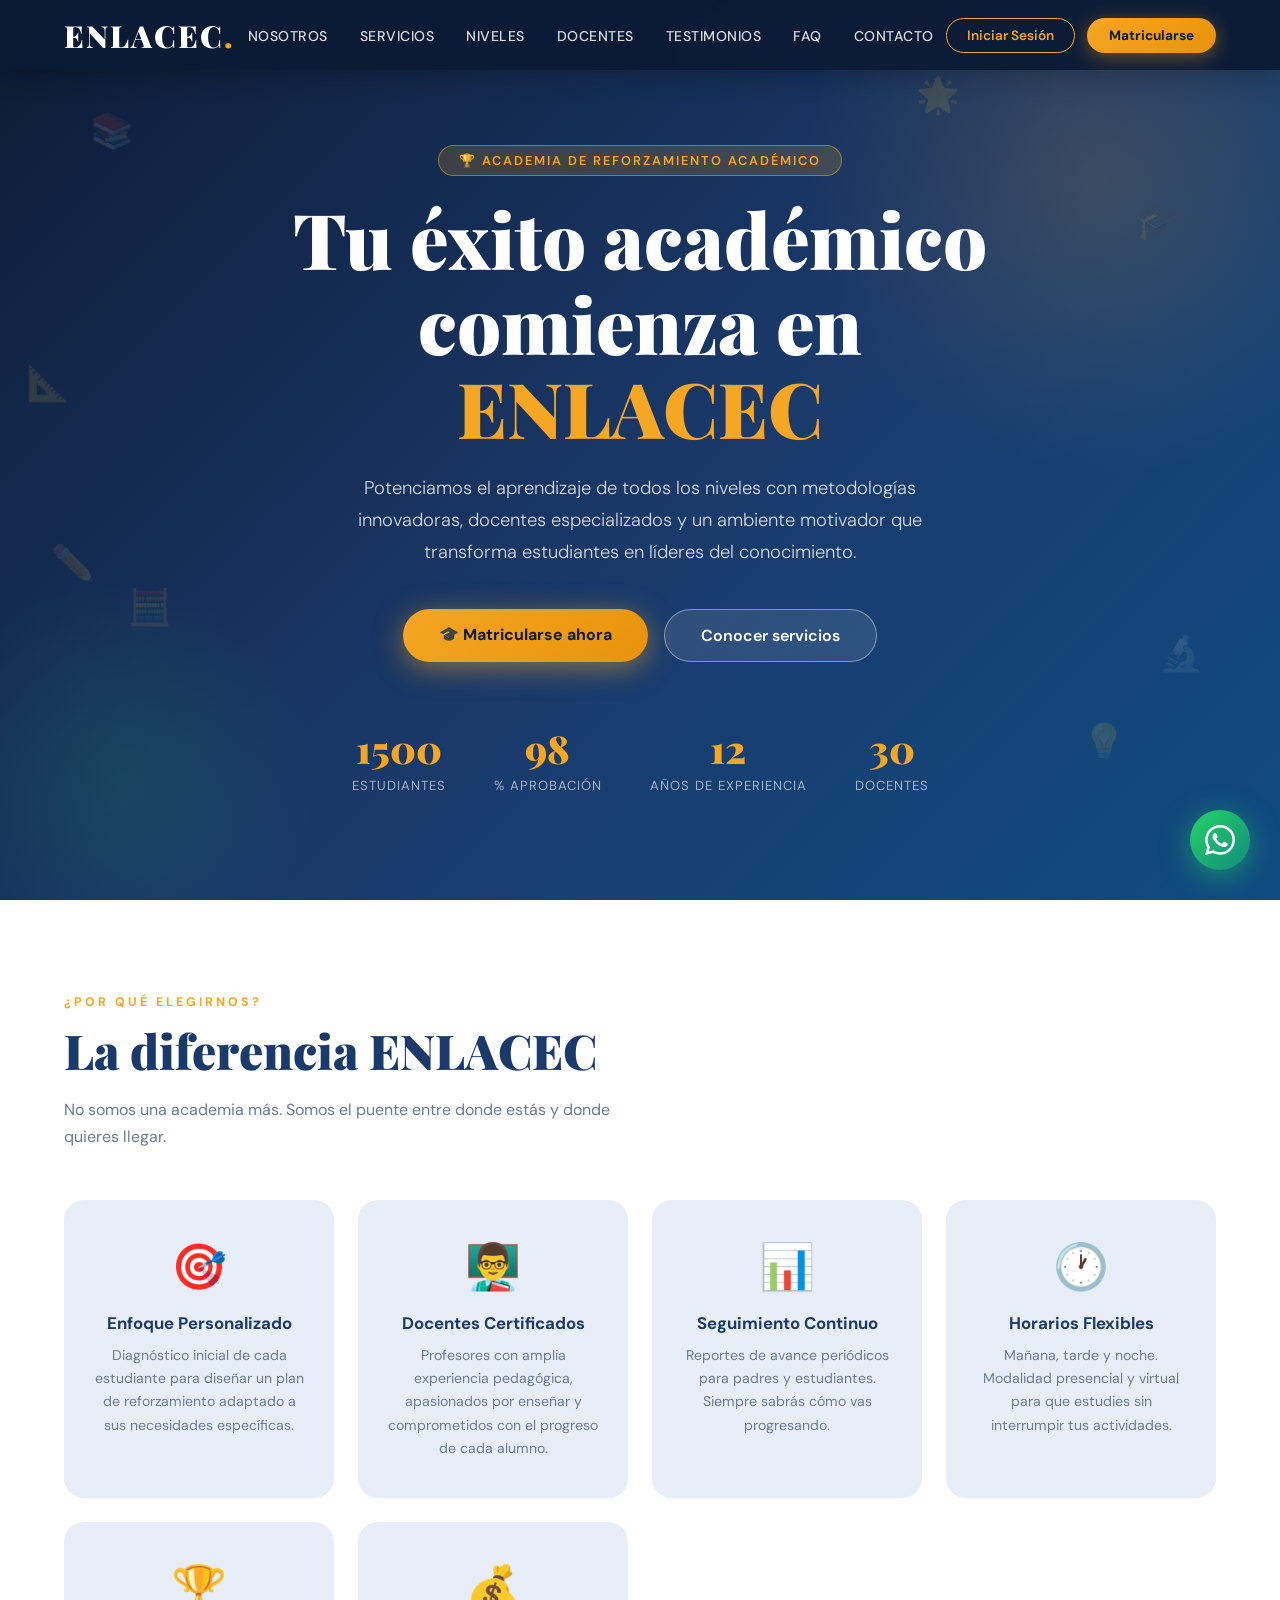
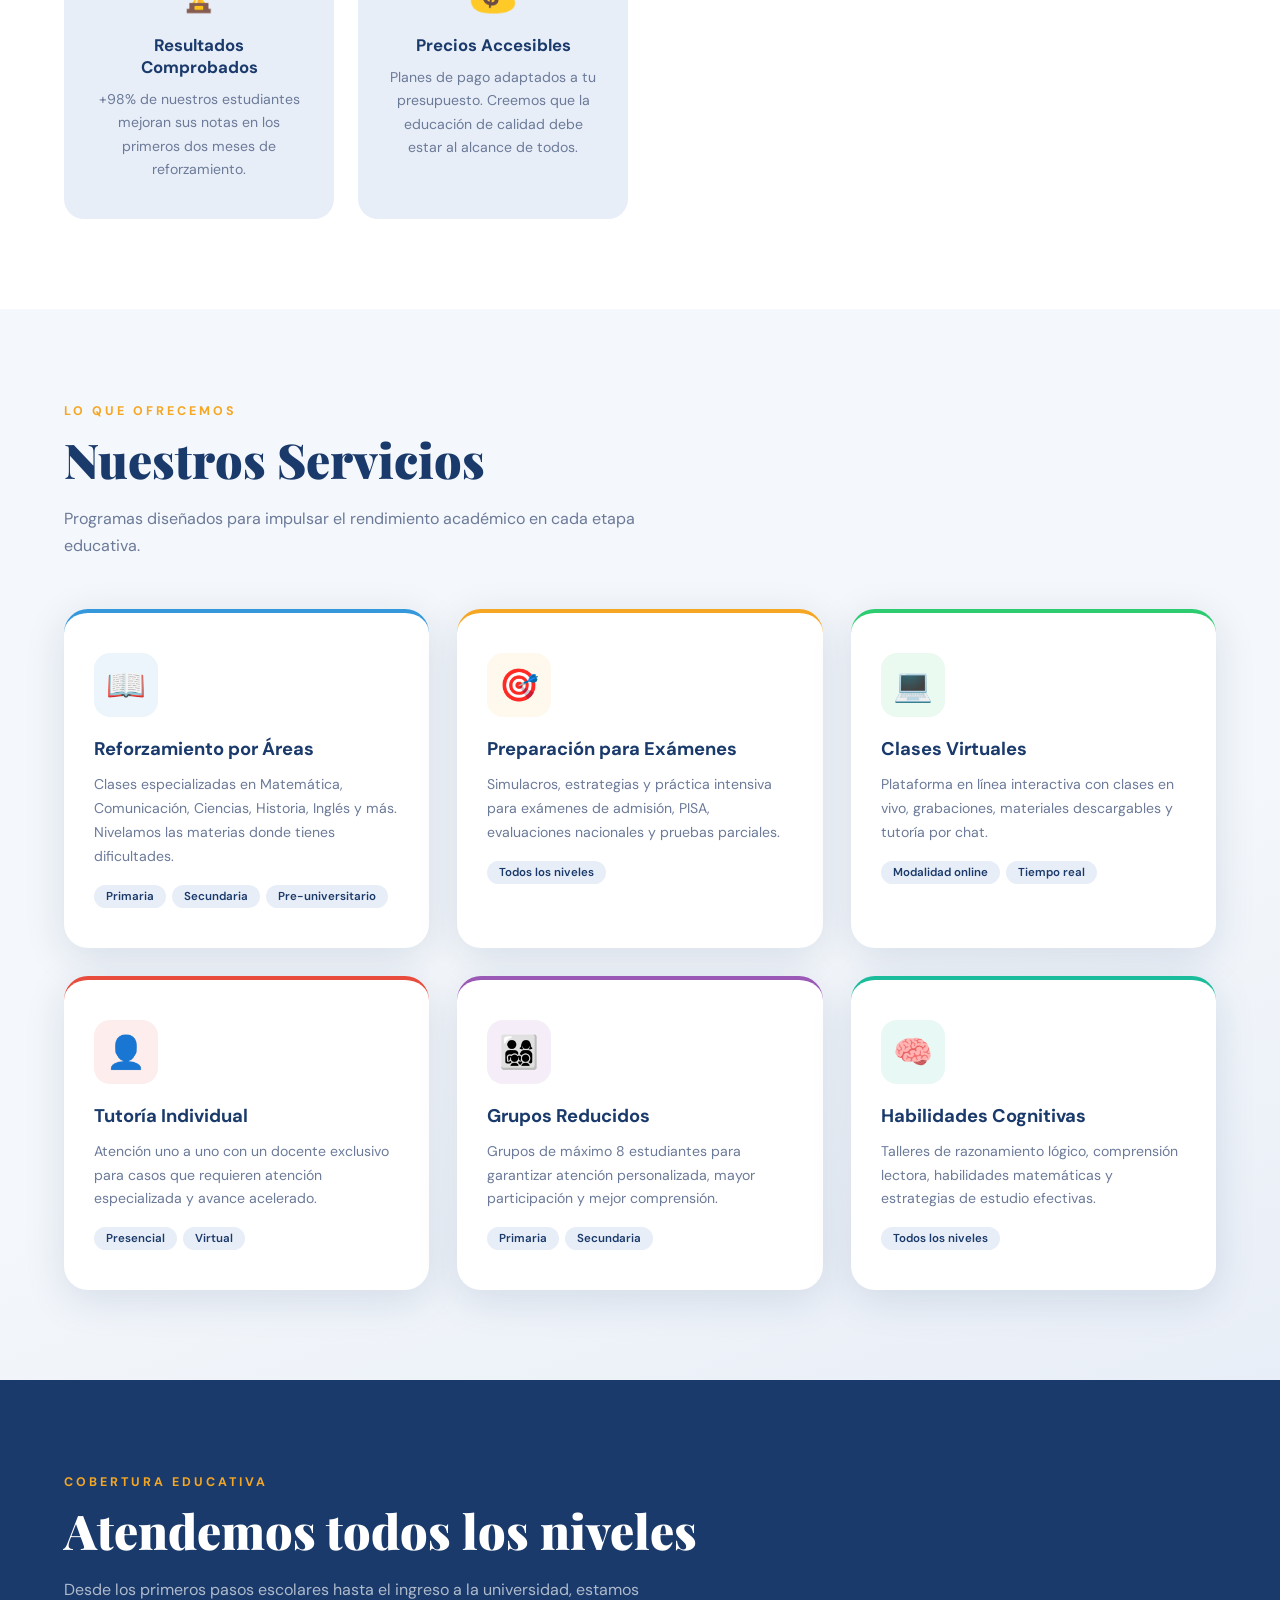
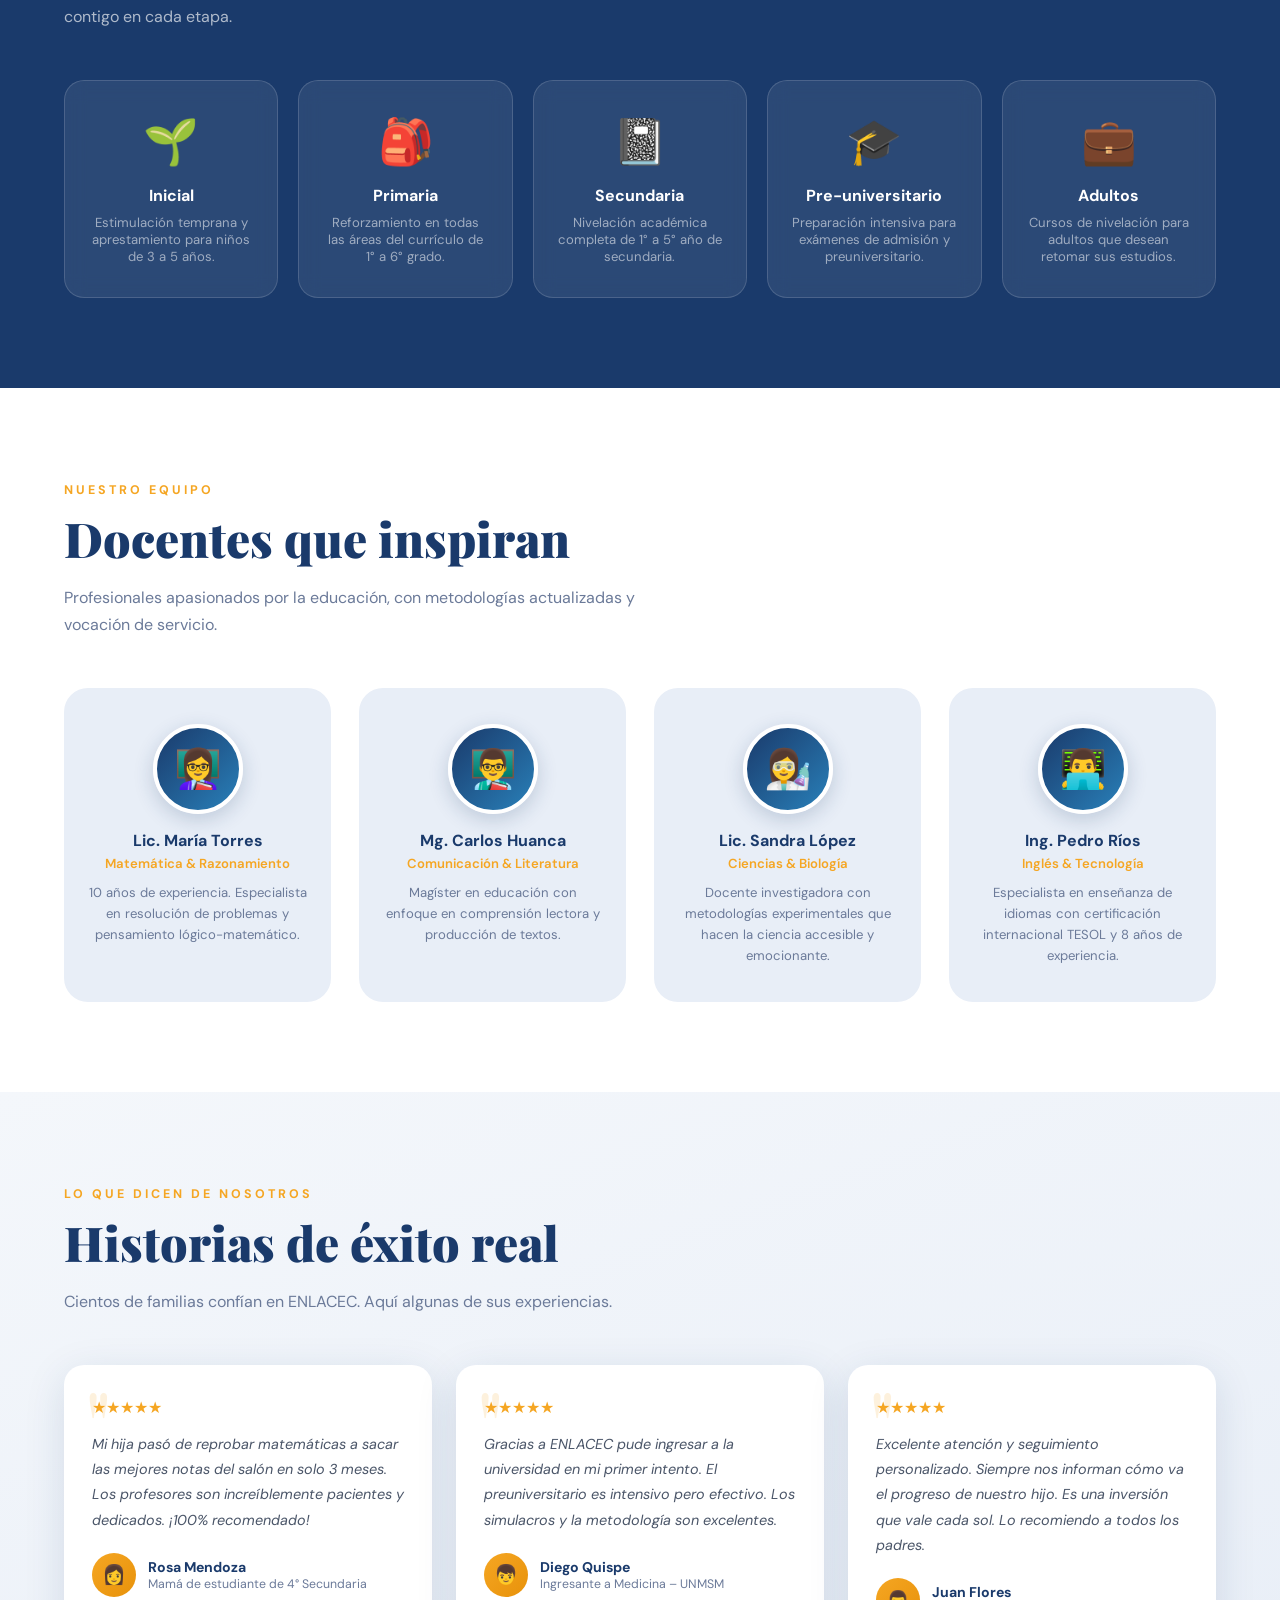
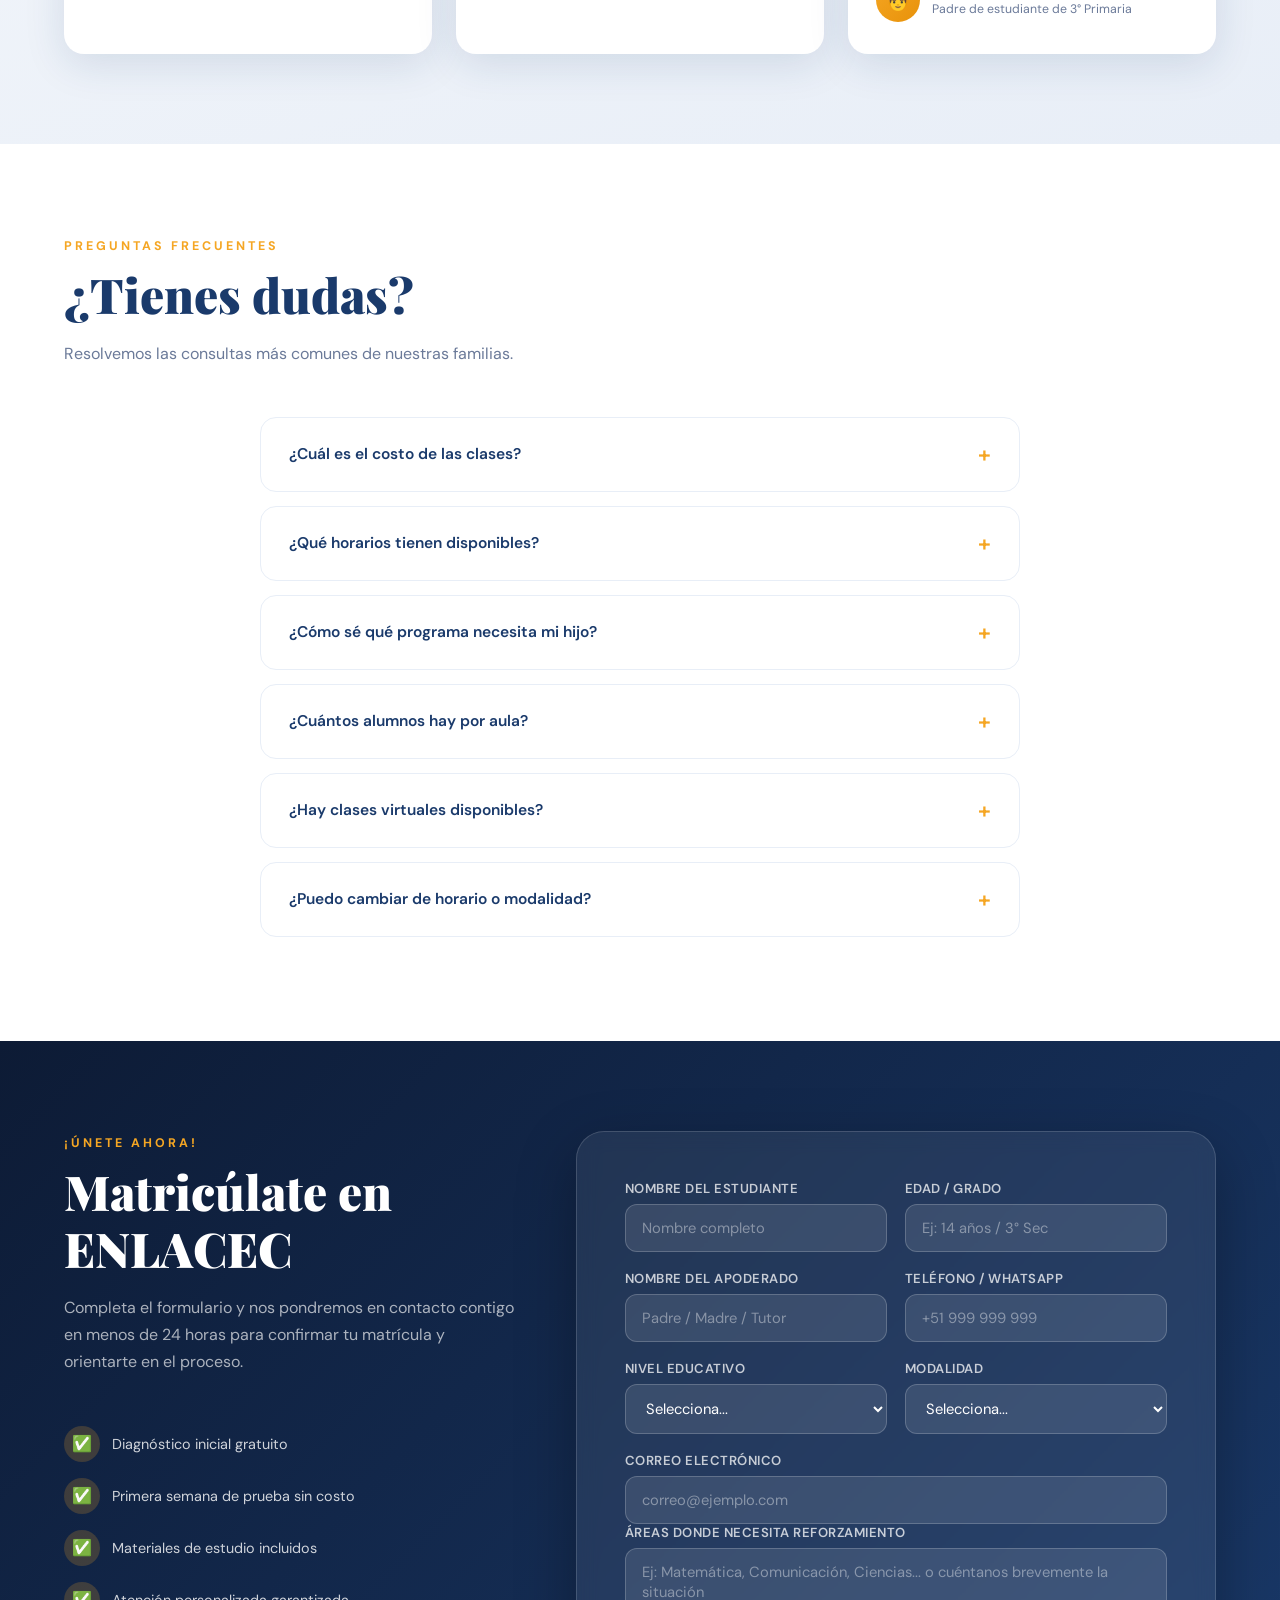
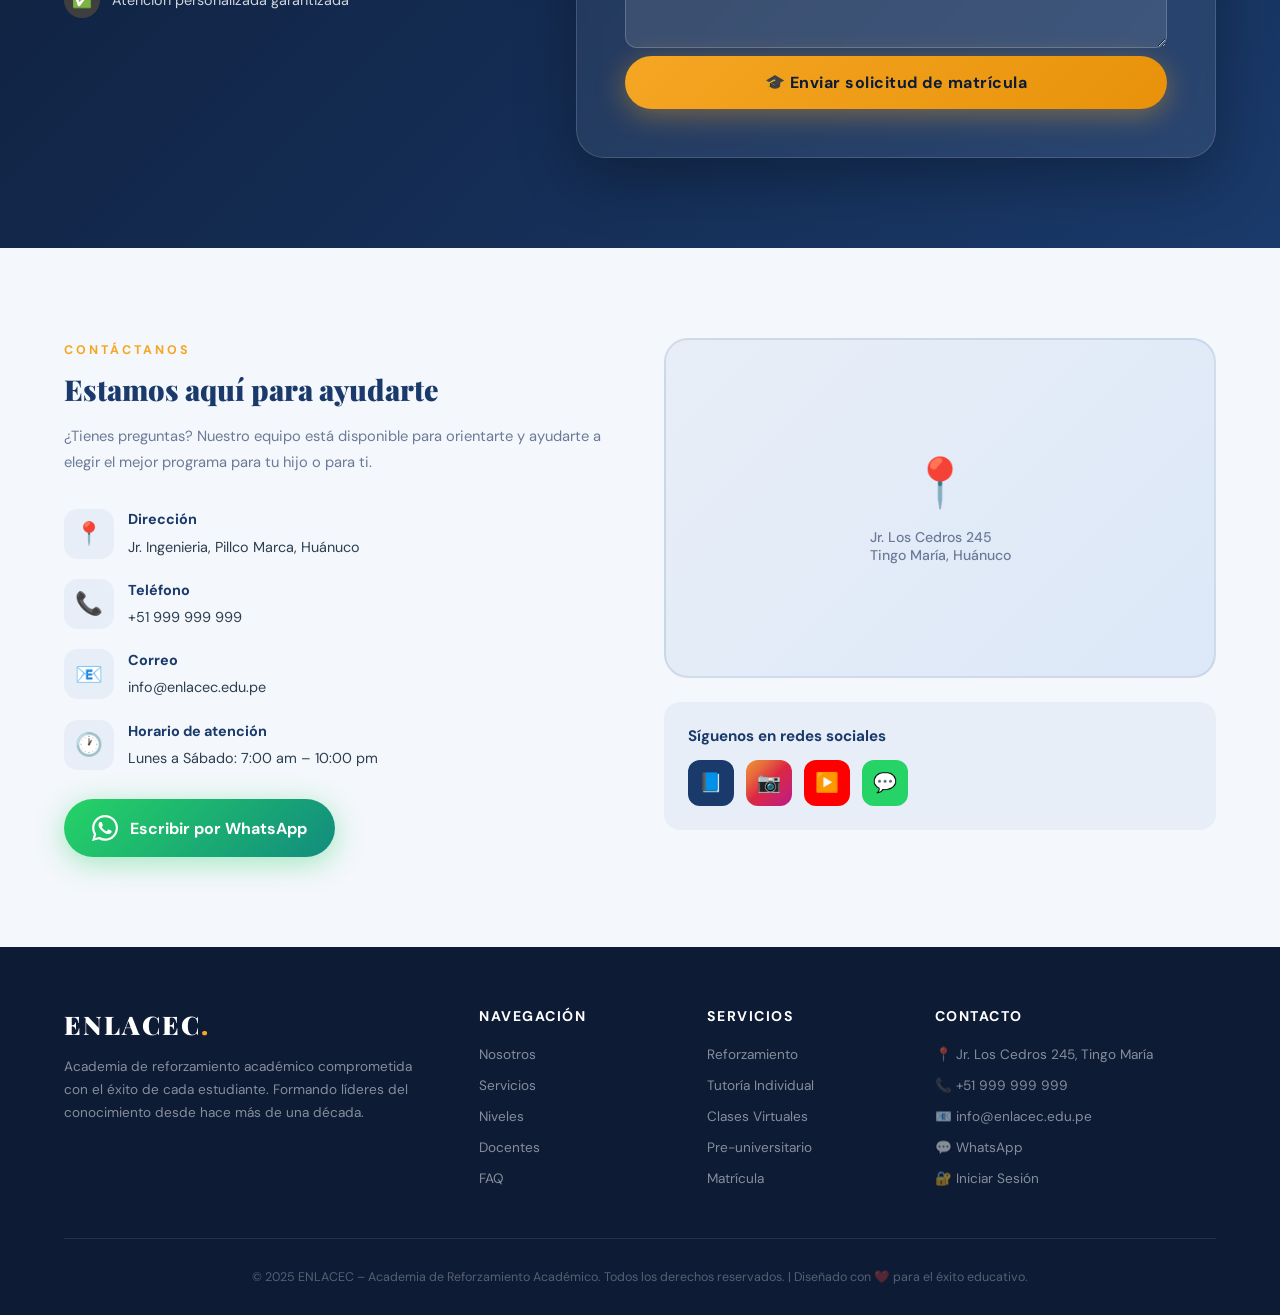
<file: index.html>
<!DOCTYPE html>
<html lang="es">
<head>
<meta charset="UTF-8">
<meta name="viewport" content="width=device-width, initial-scale=1.0">
<title>ENLACEC – Academia de Reforzamiento Académico</title>
<link href="https://fonts.googleapis.com/css2?family=Playfair+Display:wght@700;900&family=DM+Sans:wght@300;400;500;600&display=swap" rel="stylesheet">
<style>
  :root {
    --primary: #1a3a6b;
    --accent: #f5a623;
    --accent2: #2ecc71;
    --bg: #f4f7fb;
    --white: #ffffff;
    --dark: #0d1b35;
    --text: #2c3e50;
    --light: #e8eef7;
    --card-shadow: 0 10px 40px rgba(26,58,107,0.13);
  }

  * { margin:0; padding:0; box-sizing:border-box; }

  html { scroll-behavior: smooth; }

  body {
    font-family: 'DM Sans', sans-serif;
    background: var(--bg);
    color: var(--text);
    overflow-x: hidden;
  }

  /* ── FLOATING PARTICLES ── */
  .particles { position:fixed; top:0; left:0; width:100%; height:100%; pointer-events:none; z-index:0; overflow:hidden; }
  .particle {
    position:absolute; border-radius:50%;
    animation: float-p linear infinite;
    opacity:0.07;
  }
  @keyframes float-p {
    0% { transform: translateY(110vh) rotate(0deg); opacity:0; }
    10% { opacity:0.07; }
    90% { opacity:0.07; }
    100% { transform: translateY(-10vh) rotate(720deg); opacity:0; }
  }

  /* ── NAVBAR ── */
  nav {
    position: fixed; top:0; left:0; width:100%; z-index:1000;
    background: rgba(13,27,53,0.97);
    backdrop-filter: blur(16px);
    display: flex; align-items:center; justify-content:space-between;
    padding: 0 5%;
    height: 70px;
    box-shadow: 0 2px 30px rgba(0,0,0,0.3);
    animation: slideDown 0.7s ease;
  }
  @keyframes slideDown { from { transform:translateY(-100%); } to { transform:translateY(0); } }

  .logo {
    font-family: 'Playfair Display', serif;
    font-size: 1.9rem;
    font-weight:900;
    color: var(--white);
    letter-spacing: 2px;
    text-decoration:none;
  }
  .logo span { color: var(--accent); }

  nav ul { list-style:none; display:flex; gap:32px; }
  nav ul li a {
    color: rgba(255,255,255,0.85);
    text-decoration:none;
    font-size:0.88rem;
    font-weight:500;
    letter-spacing:0.5px;
    transition: color 0.2s;
    text-transform: uppercase;
  }
  nav ul li a:hover { color: var(--accent); }

  .nav-btns { display:flex; gap:12px; align-items:center; }
  .btn-login {
    background: transparent;
    border: 1.5px solid var(--accent);
    color: var(--accent);
    padding: 8px 20px;
    border-radius: 30px;
    font-size: 0.85rem;
    font-weight:600;
    cursor:pointer;
    text-decoration:none;
    transition: all 0.3s;
  }
  .btn-login:hover { background: var(--accent); color: var(--dark); }

  .btn-matricula {
    background: linear-gradient(135deg, var(--accent), #e8920a);
    color: var(--dark);
    padding: 9px 22px;
    border-radius: 30px;
    font-size: 0.85rem;
    font-weight:700;
    cursor:pointer;
    text-decoration:none;
    border:none;
    transition: transform 0.2s, box-shadow 0.2s;
    box-shadow: 0 4px 18px rgba(245,166,35,0.4);
  }
  .btn-matricula:hover { transform:translateY(-2px); box-shadow:0 8px 28px rgba(245,166,35,0.5); }

  /* ── HERO ── */
  .hero {
    min-height: 100vh;
    background: linear-gradient(135deg, #0d1b35 0%, #1a3a6b 55%, #0f4c81 100%);
    display: flex; align-items:center; justify-content:center;
    text-align:center;
    position:relative;
    overflow:hidden;
    padding: 100px 5% 60px;
  }

  /* geometric decorations */
  .hero::before {
    content:'';
    position:absolute; top:-120px; right:-120px;
    width:600px; height:600px;
    border-radius:50%;
    background: radial-gradient(circle, rgba(245,166,35,0.15) 0%, transparent 70%);
    animation: pulse-glow 4s ease-in-out infinite;
  }
  .hero::after {
    content:'';
    position:absolute; bottom:-80px; left:-80px;
    width:400px; height:400px;
    border-radius:50%;
    background: radial-gradient(circle, rgba(46,204,113,0.12) 0%, transparent 70%);
    animation: pulse-glow 5s ease-in-out infinite reverse;
  }
  @keyframes pulse-glow {
    0%,100% { transform: scale(1); opacity:0.7; }
    50% { transform: scale(1.15); opacity:1; }
  }

  /* floating icons */
  .hero-icons { position:absolute; top:0; left:0; width:100%; height:100%; pointer-events:none; }
  .hero-icon {
    position:absolute; font-size:2.2rem; opacity:0.12;
    animation: float-icon 8s ease-in-out infinite;
  }
  @keyframes float-icon {
    0%,100% { transform: translateY(0) rotate(-5deg); }
    50% { transform: translateY(-22px) rotate(5deg); }
  }

  .hero-content { position:relative; z-index:2; max-width:820px; }

  .hero-badge {
    display:inline-block;
    background: rgba(245,166,35,0.18);
    border: 1px solid rgba(245,166,35,0.5);
    color: var(--accent);
    padding: 6px 20px;
    border-radius:30px;
    font-size:0.8rem;
    font-weight:600;
    letter-spacing:2px;
    text-transform:uppercase;
    margin-bottom:20px;
    animation: fadeUp 0.8s ease 0.2s both;
  }

  .hero h1 {
    font-family:'Playfair Display', serif;
    font-size: clamp(2.5rem, 6vw, 5rem);
    font-weight:900;
    color: var(--white);
    line-height:1.1;
    margin-bottom:22px;
    animation: fadeUp 0.8s ease 0.4s both;
  }
  .hero h1 span { color: var(--accent); }

  .hero p {
    font-size:1.15rem;
    color:rgba(255,255,255,0.8);
    max-width:620px;
    margin:0 auto 40px;
    line-height:1.75;
    font-weight:300;
    animation: fadeUp 0.8s ease 0.6s both;
  }

  .hero-ctas {
    display:flex; gap:16px; justify-content:center; flex-wrap:wrap;
    animation: fadeUp 0.8s ease 0.8s both;
  }
  .hero-ctas .btn-primary {
    background: linear-gradient(135deg, var(--accent), #e8920a);
    color: var(--dark);
    padding: 15px 36px;
    border-radius:50px;
    font-size:1rem;
    font-weight:700;
    text-decoration:none;
    box-shadow: 0 6px 28px rgba(245,166,35,0.5);
    transition: all 0.3s;
  }
  .hero-ctas .btn-primary:hover { transform:translateY(-3px); box-shadow:0 12px 36px rgba(245,166,35,0.6); }
  .hero-ctas .btn-secondary {
    background: rgba(255,255,255,0.1);
    border: 1.5px solid rgba(255,255,255,0.4);
    color: var(--white);
    padding: 15px 36px;
    border-radius:50px;
    font-size:1rem;
    font-weight:600;
    text-decoration:none;
    transition: all 0.3s;
    backdrop-filter:blur(8px);
  }
  .hero-ctas .btn-secondary:hover { background: rgba(255,255,255,0.2); }

  .hero-stats {
    display:flex; gap:48px; justify-content:center; margin-top:60px; flex-wrap:wrap;
    animation: fadeUp 0.8s ease 1s both;
  }
  .stat { text-align:center; }
  .stat .num {
    font-family:'Playfair Display',serif;
    font-size:2.4rem; font-weight:900; color:var(--accent);
    display:block;
  }
  .stat .lbl { color:rgba(255,255,255,0.6); font-size:0.82rem; text-transform:uppercase; letter-spacing:1px; }

  @keyframes fadeUp {
    from { opacity:0; transform:translateY(30px); }
    to { opacity:1; transform:translateY(0); }
  }

  /* ── SCROLL REVEAL ── */
  .reveal { opacity:0; transform:translateY(40px); transition: opacity 0.7s ease, transform 0.7s ease; }
  .reveal.visible { opacity:1; transform:none; }

  /* ── SECTIONS ── */
  section { padding: 90px 5%; position:relative; z-index:1; }

  .section-tag {
    display:inline-block;
    color: var(--accent);
    font-size:0.78rem;
    font-weight:700;
    text-transform:uppercase;
    letter-spacing:3px;
    margin-bottom:12px;
  }
  .section-title {
    font-family:'Playfair Display',serif;
    font-size: clamp(1.8rem, 4vw, 3rem);
    font-weight:900;
    color: var(--primary);
    line-height:1.2;
    margin-bottom:16px;
  }
  .section-sub {
    color:#6b7a99;
    font-size:1rem;
    max-width:580px;
    line-height:1.7;
    margin-bottom:50px;
  }

  /* ── WHY US ── */
  #por-que { background: var(--white); }
  .why-grid {
    display:grid;
    grid-template-columns: repeat(auto-fit, minmax(240px, 1fr));
    gap:24px; margin-top:10px;
  }
  .why-card {
    background: var(--light);
    border-radius:20px;
    padding:36px 28px;
    text-align:center;
    transition: all 0.35s;
    border: 2px solid transparent;
    position:relative; overflow:hidden;
  }
  .why-card::after {
    content:''; position:absolute; bottom:0; left:0; right:0; height:4px;
    background: linear-gradient(90deg, var(--accent), var(--accent2));
    transform:scaleX(0); transition:transform 0.35s;
  }
  .why-card:hover { transform:translateY(-8px); box-shadow:var(--card-shadow); border-color:var(--accent); }
  .why-card:hover::after { transform:scaleX(1); }
  .why-icon { font-size:2.8rem; margin-bottom:16px; display:block; }
  .why-card h3 { font-size:1.05rem; font-weight:700; color:var(--primary); margin-bottom:10px; }
  .why-card p { font-size:0.88rem; color:#6b7a99; line-height:1.65; }

  /* ── SERVICIOS ── */
  #servicios { background: linear-gradient(160deg, #f4f7fb 60%, #e8eef7 100%); }
  .services-grid {
    display:grid;
    grid-template-columns: repeat(auto-fit, minmax(280px, 1fr));
    gap:28px;
  }
  .service-card {
    background: var(--white);
    border-radius:24px;
    padding:40px 30px;
    box-shadow: var(--card-shadow);
    transition: all 0.35s;
    position:relative; overflow:hidden;
    border-top: 4px solid transparent;
  }
  .service-card:hover { transform:translateY(-10px); box-shadow:0 20px 60px rgba(26,58,107,0.2); }
  .s1 { border-top-color: #3498db; }
  .s2 { border-top-color: var(--accent); }
  .s3 { border-top-color: var(--accent2); }
  .s4 { border-top-color: #e74c3c; }
  .s5 { border-top-color: #9b59b6; }
  .s6 { border-top-color: #1abc9c; }

  .service-icon-wrap {
    width:64px; height:64px; border-radius:16px;
    display:flex; align-items:center; justify-content:center;
    font-size:2rem; margin-bottom:20px;
  }
  .s1 .service-icon-wrap { background:#ebf5fb; }
  .s2 .service-icon-wrap { background:#fef9ec; }
  .s3 .service-icon-wrap { background:#eafaf1; }
  .s4 .service-icon-wrap { background:#fdedec; }
  .s5 .service-icon-wrap { background:#f5eef8; }
  .s6 .service-icon-wrap { background:#e8f8f5; }

  .service-card h3 { font-size:1.15rem; font-weight:700; color:var(--primary); margin-bottom:12px; }
  .service-card p { font-size:0.88rem; color:#6b7a99; line-height:1.7; }
  .service-levels {
    display:flex; flex-wrap:wrap; gap:6px; margin-top:16px;
  }
  .level-tag {
    background:var(--light); color:var(--primary);
    font-size:0.72rem; font-weight:600;
    padding:4px 12px; border-radius:20px;
  }

  /* ── NIVELES ── */
  #niveles { background: var(--primary); }
  #niveles .section-title { color:var(--white); }
  #niveles .section-sub { color:rgba(255,255,255,0.65); }
  .levels-grid {
    display:grid;
    grid-template-columns: repeat(auto-fit, minmax(200px, 1fr));
    gap:20px;
  }
  .level-card {
    background: rgba(255,255,255,0.08);
    border: 1px solid rgba(255,255,255,0.15);
    border-radius:20px; padding:32px 24px; text-align:center;
    backdrop-filter:blur(10px);
    transition: all 0.35s;
    cursor:default;
  }
  .level-card:hover { background:rgba(245,166,35,0.15); border-color:var(--accent); transform:scale(1.04); }
  .level-emoji { font-size:2.8rem; margin-bottom:14px; display:block; }
  .level-card h3 { color:var(--white); font-size:1rem; font-weight:700; margin-bottom:8px; }
  .level-card p { color:rgba(255,255,255,0.55); font-size:0.82rem; }

  /* ── PROFESORES ── */
  #profesores { background: var(--white); }
  .teachers-grid {
    display:grid;
    grid-template-columns: repeat(auto-fit, minmax(220px, 1fr));
    gap:28px;
  }
  .teacher-card {
    text-align:center; padding:36px 24px;
    background:var(--light); border-radius:24px;
    transition: all 0.35s;
  }
  .teacher-card:hover { transform:translateY(-8px); box-shadow:var(--card-shadow); }
  .teacher-avatar {
    width:90px; height:90px; border-radius:50%;
    background: linear-gradient(135deg, var(--primary), #2980b9);
    margin:0 auto 16px;
    display:flex; align-items:center; justify-content:center;
    font-size:2.4rem;
    border: 4px solid var(--white);
    box-shadow:0 6px 20px rgba(26,58,107,0.2);
  }
  .teacher-card h3 { font-size:1rem; font-weight:700; color:var(--primary); margin-bottom:4px; }
  .teacher-card .specialty { color:var(--accent); font-size:0.82rem; font-weight:600; margin-bottom:10px; }
  .teacher-card p { color:#6b7a99; font-size:0.82rem; line-height:1.6; }

  /* ── TESTIMONIOS ── */
  #testimonios { background: linear-gradient(160deg, #f4f7fb 0%, #e8eef7 100%); }
  .testimonials-grid {
    display:grid;
    grid-template-columns: repeat(auto-fit, minmax(280px, 1fr));
    gap:24px;
  }
  .testimonial-card {
    background:var(--white);
    border-radius:20px; padding:32px 28px;
    box-shadow:var(--card-shadow);
    position:relative;
    transition: transform 0.3s;
  }
  .testimonial-card:hover { transform:translateY(-6px); }
  .testimonial-card::before {
    content:'"'; font-family:'Playfair Display',serif;
    font-size:6rem; line-height:1;
    color:var(--accent); opacity:0.15;
    position:absolute; top:10px; left:20px;
  }
  .stars { color:var(--accent); font-size:1rem; margin-bottom:14px; }
  .testimonial-card p { font-size:0.9rem; color:#4a5568; line-height:1.75; font-style:italic; margin-bottom:20px; }
  .reviewer { display:flex; align-items:center; gap:12px; }
  .reviewer-av {
    width:44px; height:44px; border-radius:50%;
    background:linear-gradient(135deg, var(--accent), #e8920a);
    display:flex; align-items:center; justify-content:center;
    font-size:1.2rem;
  }
  .reviewer-name { font-weight:700; font-size:0.88rem; color:var(--primary); }
  .reviewer-role { font-size:0.77rem; color:#6b7a99; }

  /* ── FAQ ── */
  #faq { background: var(--white); }
  .faq-list { max-width:760px; margin:0 auto; }
  .faq-item {
    border: 1.5px solid var(--light);
    border-radius:16px; margin-bottom:14px;
    overflow:hidden; transition: border-color 0.3s;
  }
  .faq-item.open { border-color:var(--accent); }
  .faq-question {
    width:100%; background:none; border:none; cursor:pointer;
    padding:22px 28px; text-align:left;
    display:flex; justify-content:space-between; align-items:center;
    font-family:'DM Sans',sans-serif;
    font-size:0.97rem; font-weight:600; color:var(--primary);
  }
  .faq-question span { font-size:1.4rem; color:var(--accent); transition:transform 0.3s; }
  .faq-item.open .faq-question span { transform:rotate(45deg); }
  .faq-answer {
    max-height:0; overflow:hidden;
    transition: max-height 0.4s ease, padding 0.3s;
    padding:0 28px;
    font-size:0.88rem; color:#6b7a99; line-height:1.75;
  }
  .faq-item.open .faq-answer { max-height:300px; padding:0 28px 22px; }

  /* ── MATRICULA ── */
  #matricula { background: linear-gradient(135deg, #0d1b35, #1a3a6b); }
  #matricula .section-title { color:var(--white); }
  #matricula .section-sub { color:rgba(255,255,255,0.65); }

  .matricula-form {
    background:rgba(255,255,255,0.07);
    border:1px solid rgba(255,255,255,0.15);
    border-radius:28px; padding:48px;
    max-width:700px;
    backdrop-filter:blur(10px);
    box-shadow:0 20px 60px rgba(0,0,0,0.3);
  }
  .form-row { display:grid; grid-template-columns:1fr 1fr; gap:18px; margin-bottom:18px; }
  .form-group { display:flex; flex-direction:column; gap:7px; }
  .form-group.full { grid-column:1/-1; }
  label { font-size:0.82rem; font-weight:600; color:rgba(255,255,255,0.75); text-transform:uppercase; letter-spacing:0.5px; }
  input, select, textarea {
    background:rgba(255,255,255,0.1);
    border:1.5px solid rgba(255,255,255,0.2);
    border-radius:12px; padding:13px 16px;
    color:var(--white); font-family:'DM Sans',sans-serif; font-size:0.92rem;
    outline:none; transition:border-color 0.3s, background 0.3s;
  }
  input::placeholder, textarea::placeholder { color:rgba(255,255,255,0.4); }
  input:focus, select:focus, textarea:focus { border-color:var(--accent); background:rgba(255,255,255,0.15); }
  select option { background:#1a3a6b; color:var(--white); }
  textarea { resize:vertical; min-height:100px; }
  .form-submit {
    width:100%; background:linear-gradient(135deg, var(--accent), #e8920a);
    color:var(--dark); border:none; border-radius:50px;
    padding:16px; font-size:1rem; font-weight:700;
    cursor:pointer; transition:all 0.3s; margin-top:8px;
    font-family:'DM Sans',sans-serif;
    box-shadow:0 6px 28px rgba(245,166,35,0.4);
    letter-spacing:0.5px;
  }
  .form-submit:hover { transform:translateY(-3px); box-shadow:0 12px 36px rgba(245,166,35,0.6); }
  .success-msg {
    display:none; text-align:center; padding:20px;
    color:var(--accent2); font-weight:600; font-size:1.05rem;
  }

  /* ── CONTACTO ── */
  #contacto { background:var(--bg); }
  .contact-grid {
    display:grid; grid-template-columns:1fr 1fr; gap:48px; align-items:start;
  }
  .contact-info h3 { font-family:'Playfair Display',serif; font-size:1.8rem; font-weight:900; color:var(--primary); margin-bottom:16px; }
  .contact-info p { color:#6b7a99; font-size:0.92rem; line-height:1.75; margin-bottom:32px; }
  .contact-item {
    display:flex; align-items:center; gap:14px; margin-bottom:18px;
  }
  .contact-icon {
    width:50px; height:50px; border-radius:14px;
    background:var(--light); display:flex; align-items:center; justify-content:center;
    font-size:1.4rem; flex-shrink:0;
  }
  .contact-item p { margin:0; color:var(--text); font-size:0.9rem; }
  .contact-item strong { display:block; color:var(--primary); margin-bottom:2px; }

  .whatsapp-btn {
    display:flex; align-items:center; gap:12px;
    background:linear-gradient(135deg, #25d366, #128c7e);
    color:var(--white); text-decoration:none;
    padding:16px 28px; border-radius:50px;
    font-weight:700; font-size:1rem;
    margin-top:28px; width:fit-content;
    box-shadow:0 6px 28px rgba(37,211,102,0.4);
    transition:all 0.3s;
  }
  .whatsapp-btn:hover { transform:translateY(-3px); box-shadow:0 12px 36px rgba(37,211,102,0.55); }
  .whatsapp-btn svg { width:26px; height:26px; fill:white; }

  .map-placeholder {
    background:linear-gradient(135deg, var(--light), #dce8f8);
    border-radius:24px; height:340px;
    display:flex; flex-direction:column; align-items:center; justify-content:center;
    font-size:3rem; border:2px solid rgba(26,58,107,0.1);
    gap:14px;
  }
  .map-placeholder p { font-size:0.88rem; color:#6b7a99; font-weight:500; }

  /* ── FOOTER ── */
  footer {
    background:var(--dark);
    padding:60px 5% 30px;
    color:rgba(255,255,255,0.6);
  }
  .footer-grid {
    display:grid; grid-template-columns: 2fr 1fr 1fr 1.5fr; gap:40px;
    padding-bottom:40px; border-bottom:1px solid rgba(255,255,255,0.1);
    margin-bottom:30px;
  }
  .footer-brand .logo { font-size:1.6rem; }
  .footer-brand p { font-size:0.85rem; line-height:1.7; margin-top:14px; color:rgba(255,255,255,0.5); }
  .footer-col h4 { color:var(--white); font-size:0.88rem; font-weight:700; text-transform:uppercase; letter-spacing:1.5px; margin-bottom:18px; }
  .footer-col ul { list-style:none; }
  .footer-col ul li { margin-bottom:10px; }
  .footer-col ul li a { color:rgba(255,255,255,0.5); text-decoration:none; font-size:0.85rem; transition:color 0.2s; }
  .footer-col ul li a:hover { color:var(--accent); }
  .footer-bottom { text-align:center; font-size:0.78rem; color:rgba(255,255,255,0.3); }

  /* ── WHATSAPP FLOATING ── */
  .wa-float {
    position:fixed; bottom:30px; right:30px;
    width:60px; height:60px; border-radius:50%;
    background:linear-gradient(135deg, #25d366, #128c7e);
    display:flex; align-items:center; justify-content:center;
    text-decoration:none; z-index:999;
    box-shadow:0 6px 28px rgba(37,211,102,0.5);
    animation: wa-pulse 2.5s ease-in-out infinite;
    transition: transform 0.2s;
  }
  .wa-float:hover { transform:scale(1.12); animation:none; }
  @keyframes wa-pulse {
    0%,100% { box-shadow:0 6px 28px rgba(37,211,102,0.5); }
    50% { box-shadow:0 6px 48px rgba(37,211,102,0.8), 0 0 0 12px rgba(37,211,102,0.1); }
  }
  .wa-float svg { width:30px; height:30px; fill:white; }
  .wa-tooltip {
    position:absolute; right:70px; background:var(--dark); color:white;
    font-size:0.78rem; font-weight:600; padding:6px 14px; border-radius:8px;
    white-space:nowrap; opacity:0; pointer-events:none; transition:opacity 0.3s;
  }
  .wa-float:hover .wa-tooltip { opacity:1; }

  /* ── BACK TO TOP ── */
  .back-top {
    position:fixed; bottom:100px; right:30px;
    width:46px; height:46px; border-radius:50%;
    background:var(--primary); color:var(--white);
    border:none; cursor:pointer; font-size:1.2rem;
    display:none; align-items:center; justify-content:center;
    z-index:998; box-shadow:0 4px 18px rgba(26,58,107,0.4);
    transition:all 0.3s;
  }
  .back-top.show { display:flex; }
  .back-top:hover { background:var(--accent); color:var(--dark); transform:translateY(-3px); }

  /* ── RESPONSIVE ── */
  @media (max-width:900px) {
    nav ul { display:none; }
    .contact-grid { grid-template-columns:1fr; }
    .footer-grid { grid-template-columns:1fr 1fr; }
    .form-row { grid-template-columns:1fr; }
  }
  @media (max-width:600px) {
    .footer-grid { grid-template-columns:1fr; }
    .hero-stats { gap:28px; }
    .matricula-form { padding:28px 20px; }
  }
</style>
</head>
<body>

<!-- PARTICLES -->
<div class="particles" id="particles"></div>

<!-- WHATSAPP FLOAT -->
<a href="https://wa.me/51999999999?text=Hola%2C%20quiero%20info%20sobre%20ENLACEC" class="wa-float" target="_blank" aria-label="WhatsApp">
  <span class="wa-tooltip">¡Escríbenos!</span>
  <svg viewBox="0 0 24 24"><path d="M17.472 14.382c-.297-.149-1.758-.867-2.03-.967-.273-.099-.471-.148-.67.15-.197.297-.767.966-.94 1.164-.173.199-.347.223-.644.075-.297-.15-1.255-.463-2.39-1.475-.883-.788-1.48-1.761-1.653-2.059-.173-.297-.018-.458.13-.606.134-.133.298-.347.446-.52.149-.174.198-.298.298-.497.099-.198.05-.371-.025-.52-.075-.149-.669-1.612-.916-2.207-.242-.579-.487-.5-.669-.51-.173-.008-.371-.01-.57-.01-.198 0-.52.074-.792.372-.272.297-1.04 1.016-1.04 2.479 0 1.462 1.065 2.875 1.213 3.074.149.198 2.096 3.2 5.077 4.487.709.306 1.262.489 1.694.625.712.227 1.36.195 1.871.118.571-.085 1.758-.719 2.006-1.413.248-.694.248-1.289.173-1.413-.074-.124-.272-.198-.57-.347m-5.421 7.403h-.004a9.87 9.87 0 01-5.031-1.378l-.361-.214-3.741.982.998-3.648-.235-.374a9.86 9.86 0 01-1.51-5.26c.001-5.45 4.436-9.884 9.888-9.884 2.64 0 5.122 1.03 6.988 2.898a9.825 9.825 0 012.893 6.994c-.003 5.45-4.437 9.884-9.885 9.884m8.413-18.297A11.815 11.815 0 0012.05 0C5.495 0 .16 5.335.157 11.892c0 2.096.547 4.142 1.588 5.945L.057 24l6.305-1.654a11.882 11.882 0 005.683 1.448h.005c6.554 0 11.89-5.335 11.893-11.893a11.821 11.821 0 00-3.48-8.413z"/></svg>
</a>

<button class="back-top" id="backTop" onclick="window.scrollTo({top:0,behavior:'smooth'})">↑</button>

<!-- NAVBAR -->
<nav>
  <a href="#" class="logo">ENLACEC<span>.</span></a>
  <ul>
    <li><a href="#por-que">Nosotros</a></li>
    <li><a href="#servicios">Servicios</a></li>
    <li><a href="#niveles">Niveles</a></li>
    <li><a href="#profesores">Docentes</a></li>
    <li><a href="#testimonios">Testimonios</a></li>
    <li><a href="#faq">FAQ</a></li>
    <li><a href="#contacto">Contacto</a></li>
  </ul>
  <div class="nav-btns">
    <a href="system/index.html" class="btn-login">Iniciar Sesión</a>
    <a href="#matricula" class="btn-matricula">Matricularse</a>
  </div>
</nav>

<!-- HERO -->
<section class="hero" id="inicio">
  <div class="hero-icons">
    <span class="hero-icon" style="top:12%;left:7%;animation-delay:0s">📚</span>
    <span class="hero-icon" style="top:22%;right:8%;animation-delay:1.2s">🎓</span>
    <span class="hero-icon" style="top:60%;left:4%;animation-delay:2.4s">✏️</span>
    <span class="hero-icon" style="top:70%;right:6%;animation-delay:0.7s">🔬</span>
    <span class="hero-icon" style="top:40%;left:2%;animation-delay:1.8s">📐</span>
    <span class="hero-icon" style="bottom:15%;right:12%;animation-delay:3s">💡</span>
    <span class="hero-icon" style="bottom:30%;left:10%;animation-delay:0.3s">🧮</span>
    <span class="hero-icon" style="top:8%;right:25%;animation-delay:2s">🌟</span>
  </div>

  <div class="hero-content">
    <div class="hero-badge">🏆 Academia de Reforzamiento Académico</div>
    <h1>Tu éxito académico<br>comienza en <span>ENLACEC</span></h1>
    <p>Potenciamos el aprendizaje de todos los niveles con metodologías innovadoras, docentes especializados y un ambiente motivador que transforma estudiantes en líderes del conocimiento.</p>
    <div class="hero-ctas">
      <a href="#matricula" class="btn-primary">🎓 Matricularse ahora</a>
      <a href="#servicios" class="btn-secondary">Conocer servicios</a>
    </div>
    <div class="hero-stats">
      <div class="stat"><span class="num" data-target="1500">0</span><span class="lbl">Estudiantes</span></div>
      <div class="stat"><span class="num" data-target="98">0</span><span class="lbl">% Aprobación</span></div>
      <div class="stat"><span class="num" data-target="12">0</span><span class="lbl">Años de experiencia</span></div>
      <div class="stat"><span class="num" data-target="30">0</span><span class="lbl">Docentes</span></div>
    </div>
  </div>
</section>

<!-- POR QUÉ ENLACEC -->
<section id="por-que">
  <div class="reveal">
    <span class="section-tag">¿Por qué elegirnos?</span>
    <h2 class="section-title">La diferencia ENLACEC</h2>
    <p class="section-sub">No somos una academia más. Somos el puente entre donde estás y donde quieres llegar.</p>
  </div>
  <div class="why-grid">
    <div class="why-card reveal"><span class="why-icon">🎯</span><h3>Enfoque Personalizado</h3><p>Diagnóstico inicial de cada estudiante para diseñar un plan de reforzamiento adaptado a sus necesidades específicas.</p></div>
    <div class="why-card reveal"><span class="why-icon">👨‍🏫</span><h3>Docentes Certificados</h3><p>Profesores con amplia experiencia pedagógica, apasionados por enseñar y comprometidos con el progreso de cada alumno.</p></div>
    <div class="why-card reveal"><span class="why-icon">📊</span><h3>Seguimiento Continuo</h3><p>Reportes de avance periódicos para padres y estudiantes. Siempre sabrás cómo vas progresando.</p></div>
    <div class="why-card reveal"><span class="why-icon">🕐</span><h3>Horarios Flexibles</h3><p>Mañana, tarde y noche. Modalidad presencial y virtual para que estudies sin interrumpir tus actividades.</p></div>
    <div class="why-card reveal"><span class="why-icon">🏆</span><h3>Resultados Comprobados</h3><p>+98% de nuestros estudiantes mejoran sus notas en los primeros dos meses de reforzamiento.</p></div>
    <div class="why-card reveal"><span class="why-icon">💰</span><h3>Precios Accesibles</h3><p>Planes de pago adaptados a tu presupuesto. Creemos que la educación de calidad debe estar al alcance de todos.</p></div>
  </div>
</section>

<!-- SERVICIOS -->
<section id="servicios">
  <div class="reveal">
    <span class="section-tag">Lo que ofrecemos</span>
    <h2 class="section-title">Nuestros Servicios</h2>
    <p class="section-sub">Programas diseñados para impulsar el rendimiento académico en cada etapa educativa.</p>
  </div>
  <div class="services-grid">
    <div class="service-card s1 reveal">
      <div class="service-icon-wrap">📖</div>
      <h3>Reforzamiento por Áreas</h3>
      <p>Clases especializadas en Matemática, Comunicación, Ciencias, Historia, Inglés y más. Nivelamos las materias donde tienes dificultades.</p>
      <div class="service-levels">
        <span class="level-tag">Primaria</span>
        <span class="level-tag">Secundaria</span>
        <span class="level-tag">Pre-universitario</span>
      </div>
    </div>
    <div class="service-card s2 reveal">
      <div class="service-icon-wrap">🎯</div>
      <h3>Preparación para Exámenes</h3>
      <p>Simulacros, estrategias y práctica intensiva para exámenes de admisión, PISA, evaluaciones nacionales y pruebas parciales.</p>
      <div class="service-levels">
        <span class="level-tag">Todos los niveles</span>
      </div>
    </div>
    <div class="service-card s3 reveal">
      <div class="service-icon-wrap">💻</div>
      <h3>Clases Virtuales</h3>
      <p>Plataforma en línea interactiva con clases en vivo, grabaciones, materiales descargables y tutoría por chat.</p>
      <div class="service-levels">
        <span class="level-tag">Modalidad online</span>
        <span class="level-tag">Tiempo real</span>
      </div>
    </div>
    <div class="service-card s4 reveal">
      <div class="service-icon-wrap">👤</div>
      <h3>Tutoría Individual</h3>
      <p>Atención uno a uno con un docente exclusivo para casos que requieren atención especializada y avance acelerado.</p>
      <div class="service-levels">
        <span class="level-tag">Presencial</span>
        <span class="level-tag">Virtual</span>
      </div>
    </div>
    <div class="service-card s5 reveal">
      <div class="service-icon-wrap">👨‍👩‍👧‍👦</div>
      <h3>Grupos Reducidos</h3>
      <p>Grupos de máximo 8 estudiantes para garantizar atención personalizada, mayor participación y mejor comprensión.</p>
      <div class="service-levels">
        <span class="level-tag">Primaria</span>
        <span class="level-tag">Secundaria</span>
      </div>
    </div>
    <div class="service-card s6 reveal">
      <div class="service-icon-wrap">🧠</div>
      <h3>Habilidades Cognitivas</h3>
      <p>Talleres de razonamiento lógico, comprensión lectora, habilidades matemáticas y estrategias de estudio efectivas.</p>
      <div class="service-levels">
        <span class="level-tag">Todos los niveles</span>
      </div>
    </div>
  </div>
</section>

<!-- NIVELES -->
<section id="niveles">
  <div class="reveal">
    <span class="section-tag" style="color:var(--accent)">Cobertura educativa</span>
    <h2 class="section-title">Atendemos todos los niveles</h2>
    <p class="section-sub">Desde los primeros pasos escolares hasta el ingreso a la universidad, estamos contigo en cada etapa.</p>
  </div>
  <div class="levels-grid">
    <div class="level-card reveal">
      <span class="level-emoji">🌱</span>
      <h3>Inicial</h3>
      <p>Estimulación temprana y aprestamiento para niños de 3 a 5 años.</p>
    </div>
    <div class="level-card reveal">
      <span class="level-emoji">🎒</span>
      <h3>Primaria</h3>
      <p>Reforzamiento en todas las áreas del currículo de 1° a 6° grado.</p>
    </div>
    <div class="level-card reveal">
      <span class="level-emoji">📓</span>
      <h3>Secundaria</h3>
      <p>Nivelación académica completa de 1° a 5° año de secundaria.</p>
    </div>
    <div class="level-card reveal">
      <span class="level-emoji">🎓</span>
      <h3>Pre-universitario</h3>
      <p>Preparación intensiva para exámenes de admisión y preuniversitario.</p>
    </div>
    <div class="level-card reveal">
      <span class="level-emoji">💼</span>
      <h3>Adultos</h3>
      <p>Cursos de nivelación para adultos que desean retomar sus estudios.</p>
    </div>
  </div>
</section>

<!-- PROFESORES -->
<section id="profesores">
  <div class="reveal">
    <span class="section-tag">Nuestro equipo</span>
    <h2 class="section-title">Docentes que inspiran</h2>
    <p class="section-sub">Profesionales apasionados por la educación, con metodologías actualizadas y vocación de servicio.</p>
  </div>
  <div class="teachers-grid">
    <div class="teacher-card reveal">
      <div class="teacher-avatar">👩‍🏫</div>
      <h3>Lic. María Torres</h3>
      <div class="specialty">Matemática & Razonamiento</div>
      <p>10 años de experiencia. Especialista en resolución de problemas y pensamiento lógico-matemático.</p>
    </div>
    <div class="teacher-card reveal">
      <div class="teacher-avatar">👨‍🏫</div>
      <h3>Mg. Carlos Huanca</h3>
      <div class="specialty">Comunicación & Literatura</div>
      <p>Magíster en educación con enfoque en comprensión lectora y producción de textos.</p>
    </div>
    <div class="teacher-card reveal">
      <div class="teacher-avatar">👩‍🔬</div>
      <h3>Lic. Sandra López</h3>
      <div class="specialty">Ciencias & Biología</div>
      <p>Docente investigadora con metodologías experimentales que hacen la ciencia accesible y emocionante.</p>
    </div>
    <div class="teacher-card reveal">
      <div class="teacher-avatar">👨‍💻</div>
      <h3>Ing. Pedro Ríos</h3>
      <div class="specialty">Inglés & Tecnología</div>
      <p>Especialista en enseñanza de idiomas con certificación internacional TESOL y 8 años de experiencia.</p>
    </div>
  </div>
</section>

<!-- TESTIMONIOS -->
<section id="testimonios">
  <div class="reveal">
    <span class="section-tag">Lo que dicen de nosotros</span>
    <h2 class="section-title">Historias de éxito real</h2>
    <p class="section-sub">Cientos de familias confían en ENLACEC. Aquí algunas de sus experiencias.</p>
  </div>
  <div class="testimonials-grid">
    <div class="testimonial-card reveal">
      <div class="stars">★★★★★</div>
      <p>Mi hija pasó de reprobar matemáticas a sacar las mejores notas del salón en solo 3 meses. Los profesores son increíblemente pacientes y dedicados. ¡100% recomendado!</p>
      <div class="reviewer">
        <div class="reviewer-av">👩</div>
        <div>
          <div class="reviewer-name">Rosa Mendoza</div>
          <div class="reviewer-role">Mamá de estudiante de 4° Secundaria</div>
        </div>
      </div>
    </div>
    <div class="testimonial-card reveal">
      <div class="stars">★★★★★</div>
      <p>Gracias a ENLACEC pude ingresar a la universidad en mi primer intento. El preuniversitario es intensivo pero efectivo. Los simulacros y la metodología son excelentes.</p>
      <div class="reviewer">
        <div class="reviewer-av">👦</div>
        <div>
          <div class="reviewer-name">Diego Quispe</div>
          <div class="reviewer-role">Ingresante a Medicina – UNMSM</div>
        </div>
      </div>
    </div>
    <div class="testimonial-card reveal">
      <div class="stars">★★★★★</div>
      <p>Excelente atención y seguimiento personalizado. Siempre nos informan cómo va el progreso de nuestro hijo. Es una inversión que vale cada sol. Lo recomiendo a todos los padres.</p>
      <div class="reviewer">
        <div class="reviewer-av">👨</div>
        <div>
          <div class="reviewer-name">Juan Flores</div>
          <div class="reviewer-role">Padre de estudiante de 3° Primaria</div>
        </div>
      </div>
    </div>
  </div>
</section>

<!-- FAQ -->
<section id="faq">
  <div class="reveal">
    <span class="section-tag">Preguntas frecuentes</span>
    <h2 class="section-title">¿Tienes dudas?</h2>
    <p class="section-sub">Resolvemos las consultas más comunes de nuestras familias.</p>
  </div>
  <div class="faq-list">
    <div class="faq-item reveal">
      <button class="faq-question">¿Cuál es el costo de las clases? <span>+</span></button>
      <div class="faq-answer">Los costos varían según el programa, nivel y modalidad elegida. Contamos con planes desde S/ 120 mensuales. Escríbenos por WhatsApp o llámanos para recibir una cotización personalizada sin compromiso.</div>
    </div>
    <div class="faq-item reveal">
      <button class="faq-question">¿Qué horarios tienen disponibles? <span>+</span></button>
      <div class="faq-answer">Ofrecemos horarios de lunes a sábado en turnos de mañana (7am–12pm), tarde (2pm–7pm) y noche (7pm–10pm). También contamos con clases virtuales en vivo con grabaciones disponibles 24/7.</div>
    </div>
    <div class="faq-item reveal">
      <button class="faq-question">¿Cómo sé qué programa necesita mi hijo? <span>+</span></button>
      <div class="faq-answer">Realizamos un diagnóstico inicial gratuito donde evaluamos las fortalezas y áreas de mejora del estudiante. Con esos resultados, nuestros especialistas recomiendan el programa más adecuado.</div>
    </div>
    <div class="faq-item reveal">
      <button class="faq-question">¿Cuántos alumnos hay por aula? <span>+</span></button>
      <div class="faq-answer">Nuestros grupos reducidos tienen un máximo de 8 estudiantes para garantizar atención personalizada. También ofrecemos tutorías individuales para quienes necesiten atención exclusiva.</div>
    </div>
    <div class="faq-item reveal">
      <button class="faq-question">¿Hay clases virtuales disponibles? <span>+</span></button>
      <div class="faq-answer">Sí. Contamos con una plataforma de aprendizaje virtual completa con clases en vivo, grabaciones, foros, tareas y material descargable. El estudiante puede acceder desde cualquier dispositivo.</div>
    </div>
    <div class="faq-item reveal">
      <button class="faq-question">¿Puedo cambiar de horario o modalidad? <span>+</span></button>
      <div class="faq-answer">Absolutamente. Entendemos que los estudiantes tienen necesidades cambiantes. Puedes cambiar tu horario o modalidad con 72 horas de anticipación sujeto a disponibilidad.</div>
    </div>
  </div>
</section>

<!-- MATRICULA -->
<section id="matricula">
  <div style="display:flex;gap:60px;align-items:flex-start;flex-wrap:wrap;">
    <div style="flex:1;min-width:260px;" class="reveal">
      <span class="section-tag">¡Únete ahora!</span>
      <h2 class="section-title" style="color:white;">Matricúlate en ENLACEC</h2>
      <p class="section-sub" style="color:rgba(255,255,255,0.65);">Completa el formulario y nos pondremos en contacto contigo en menos de 24 horas para confirmar tu matrícula y orientarte en el proceso.</p>
      <div style="margin-top:24px;">
        <div style="display:flex;align-items:center;gap:12px;margin-bottom:16px;">
          <span style="width:36px;height:36px;background:rgba(245,166,35,0.2);border-radius:50%;display:flex;align-items:center;justify-content:center;font-size:1rem;">✅</span>
          <span style="color:rgba(255,255,255,0.8);font-size:0.9rem;">Diagnóstico inicial gratuito</span>
        </div>
        <div style="display:flex;align-items:center;gap:12px;margin-bottom:16px;">
          <span style="width:36px;height:36px;background:rgba(245,166,35,0.2);border-radius:50%;display:flex;align-items:center;justify-content:center;font-size:1rem;">✅</span>
          <span style="color:rgba(255,255,255,0.8);font-size:0.9rem;">Primera semana de prueba sin costo</span>
        </div>
        <div style="display:flex;align-items:center;gap:12px;margin-bottom:16px;">
          <span style="width:36px;height:36px;background:rgba(245,166,35,0.2);border-radius:50%;display:flex;align-items:center;justify-content:center;font-size:1rem;">✅</span>
          <span style="color:rgba(255,255,255,0.8);font-size:0.9rem;">Materiales de estudio incluidos</span>
        </div>
        <div style="display:flex;align-items:center;gap:12px;">
          <span style="width:36px;height:36px;background:rgba(245,166,35,0.2);border-radius:50%;display:flex;align-items:center;justify-content:center;font-size:1rem;">✅</span>
          <span style="color:rgba(255,255,255,0.8);font-size:0.9rem;">Atención personalizada garantizada</span>
        </div>
      </div>
    </div>

    <div class="matricula-form reveal" style="flex:1.2;min-width:320px;">
      <div class="form-row">
        <div class="form-group">
          <label>Nombre del estudiante</label>
          <input type="text" id="nombre" placeholder="Nombre completo">
        </div>
        <div class="form-group">
          <label>Edad / Grado</label>
          <input type="text" id="grado" placeholder="Ej: 14 años / 3° Sec">
        </div>
      </div>
      <div class="form-row">
        <div class="form-group">
          <label>Nombre del apoderado</label>
          <input type="text" id="apoderado" placeholder="Padre / Madre / Tutor">
        </div>
        <div class="form-group">
          <label>Teléfono / WhatsApp</label>
          <input type="tel" id="telefono" placeholder="+51 999 999 999">
        </div>
      </div>
      <div class="form-row">
        <div class="form-group">
          <label>Nivel educativo</label>
          <select id="nivel">
            <option value="">Selecciona...</option>
            <option>Inicial</option>
            <option>Primaria</option>
            <option>Secundaria</option>
            <option>Pre-universitario</option>
            <option>Adultos</option>
          </select>
        </div>
        <div class="form-group">
          <label>Modalidad</label>
          <select id="modalidad">
            <option value="">Selecciona...</option>
            <option>Presencial</option>
            <option>Virtual</option>
            <option>Mixta</option>
          </select>
        </div>
      </div>
      <div class="form-group full">
        <label>Correo electrónico</label>
        <input type="email" id="email" placeholder="correo@ejemplo.com">
      </div>
      <div class="form-group full">
        <label>Áreas donde necesita reforzamiento</label>
        <textarea id="areas" placeholder="Ej: Matemática, Comunicación, Ciencias... o cuéntanos brevemente la situación"></textarea>
      </div>
      <button class="form-submit" onclick="submitForm()">🎓 Enviar solicitud de matrícula</button>
      <div class="success-msg" id="successMsg">🎉 ¡Solicitud enviada! Te contactaremos pronto.</div>
    </div>
  </div>
</section>

<!-- CONTACTO -->
<section id="contacto">
  <div class="contact-grid">
    <div class="contact-info reveal">
      <span class="section-tag">Contáctanos</span>
      <h3>Estamos aquí para ayudarte</h3>
      <p>¿Tienes preguntas? Nuestro equipo está disponible para orientarte y ayudarte a elegir el mejor programa para tu hijo o para ti.</p>

      <div class="contact-item">
        <div class="contact-icon">📍</div>
        <div>
          <p><strong>Dirección</strong>Jr. Ingenieria, Pillco Marca, Huánuco</p>
        </div>
      </div>
      <div class="contact-item">
        <div class="contact-icon">📞</div>
        <div>
          <p><strong>Teléfono</strong>+51 999 999 999</p>
        </div>
      </div>
      <div class="contact-item">
        <div class="contact-icon">📧</div>
        <div>
          <p><strong>Correo</strong>info@enlacec.edu.pe</p>
        </div>
      </div>
      <div class="contact-item">
        <div class="contact-icon">🕐</div>
        <div>
          <p><strong>Horario de atención</strong>Lunes a Sábado: 7:00 am – 10:00 pm</p>
        </div>
      </div>

      <a href="https://wa.me/51999999999?text=Hola%2C%20quiero%20informaci%C3%B3n%20sobre%20ENLACEC" class="whatsapp-btn" target="_blank">
        <svg viewBox="0 0 24 24"><path d="M17.472 14.382c-.297-.149-1.758-.867-2.03-.967-.273-.099-.471-.148-.67.15-.197.297-.767.966-.94 1.164-.173.199-.347.223-.644.075-.297-.15-1.255-.463-2.39-1.475-.883-.788-1.48-1.761-1.653-2.059-.173-.297-.018-.458.13-.606.134-.133.298-.347.446-.52.149-.174.198-.298.298-.497.099-.198.05-.371-.025-.52-.075-.149-.669-1.612-.916-2.207-.242-.579-.487-.5-.669-.51-.173-.008-.371-.01-.57-.01-.198 0-.52.074-.792.372-.272.297-1.04 1.016-1.04 2.479 0 1.462 1.065 2.875 1.213 3.074.149.198 2.096 3.2 5.077 4.487.709.306 1.262.489 1.694.625.712.227 1.36.195 1.871.118.571-.085 1.758-.719 2.006-1.413.248-.694.248-1.289.173-1.413-.074-.124-.272-.198-.57-.347m-5.421 7.403h-.004a9.87 9.87 0 01-5.031-1.378l-.361-.214-3.741.982.998-3.648-.235-.374a9.86 9.86 0 01-1.51-5.26c.001-5.45 4.436-9.884 9.888-9.884 2.64 0 5.122 1.03 6.988 2.898a9.825 9.825 0 012.893 6.994c-.003 5.45-4.437 9.884-9.885 9.884m8.413-18.297A11.815 11.815 0 0012.05 0C5.495 0 .16 5.335.157 11.892c0 2.096.547 4.142 1.588 5.945L.057 24l6.305-1.654a11.882 11.882 0 005.683 1.448h.005c6.554 0 11.89-5.335 11.893-11.893a11.821 11.821 0 00-3.48-8.413z"/></svg>
        Escribir por WhatsApp
      </a>
    </div>

    <div class="reveal">
      <div class="map-placeholder">
        📍
        <p>Jr. Los Cedros 245<br>Tingo María, Huánuco</p>
      </div>
      <div style="margin-top:24px;background:var(--light);border-radius:16px;padding:24px;">
        <h4 style="color:var(--primary);font-size:0.95rem;margin-bottom:14px;">Síguenos en redes sociales</h4>
        <div style="display:flex;gap:12px;">
          <a href="#" style="width:46px;height:46px;border-radius:12px;background:var(--primary);color:white;display:flex;align-items:center;justify-content:center;text-decoration:none;font-size:1.2rem;transition:transform 0.2s;" onmouseover="this.style.transform='scale(1.1)'" onmouseout="this.style.transform='scale(1)'">📘</a>
          <a href="#" style="width:46px;height:46px;border-radius:12px;background:linear-gradient(135deg,#f09433,#e6683c,#dc2743,#cc2366,#bc1888);color:white;display:flex;align-items:center;justify-content:center;text-decoration:none;font-size:1.2rem;transition:transform 0.2s;" onmouseover="this.style.transform='scale(1.1)'" onmouseout="this.style.transform='scale(1)'">📷</a>
          <a href="#" style="width:46px;height:46px;border-radius:12px;background:#ff0000;color:white;display:flex;align-items:center;justify-content:center;text-decoration:none;font-size:1.2rem;transition:transform 0.2s;" onmouseover="this.style.transform='scale(1.1)'" onmouseout="this.style.transform='scale(1)'">▶️</a>
          <a href="https://wa.me/51999999999" target="_blank" style="width:46px;height:46px;border-radius:12px;background:#25d366;color:white;display:flex;align-items:center;justify-content:center;text-decoration:none;font-size:1.2rem;transition:transform 0.2s;" onmouseover="this.style.transform='scale(1.1)'" onmouseout="this.style.transform='scale(1)'">💬</a>
        </div>
      </div>
    </div>
  </div>
</section>

<!-- FOOTER -->
<footer>
  <div class="footer-grid">
    <div class="footer-brand">
      <a href="#" class="logo">ENLACEC<span>.</span></a>
      <p>Academia de reforzamiento académico comprometida con el éxito de cada estudiante. Formando líderes del conocimiento desde hace más de una década.</p>
    </div>
    <div class="footer-col">
      <h4>Navegación</h4>
      <ul>
        <li><a href="#por-que">Nosotros</a></li>
        <li><a href="#servicios">Servicios</a></li>
        <li><a href="#niveles">Niveles</a></li>
        <li><a href="#profesores">Docentes</a></li>
        <li><a href="#faq">FAQ</a></li>
      </ul>
    </div>
    <div class="footer-col">
      <h4>Servicios</h4>
      <ul>
        <li><a href="#servicios">Reforzamiento</a></li>
        <li><a href="#servicios">Tutoría Individual</a></li>
        <li><a href="#servicios">Clases Virtuales</a></li>
        <li><a href="#servicios">Pre-universitario</a></li>
        <li><a href="#matricula">Matrícula</a></li>
      </ul>
    </div>
    <div class="footer-col">
      <h4>Contacto</h4>
      <ul>
        <li><a href="#">📍 Jr. Los Cedros 245, Tingo María</a></li>
        <li><a href="tel:+51999999999">📞 +51 999 999 999</a></li>
        <li><a href="mailto:info@enlacec.edu.pe">📧 info@enlacec.edu.pe</a></li>
        <li><a href="https://wa.me/51999999999" target="_blank">💬 WhatsApp</a></li>
        <li><a href="login.html">🔐 Iniciar Sesión</a></li>
      </ul>
    </div>
  </div>
  <div class="footer-bottom">
    <p>© 2025 ENLACEC – Academia de Reforzamiento Académico. Todos los derechos reservados. | Diseñado con ❤️ para el éxito educativo.</p>
  </div>
</footer>

<script>
  // ── PARTICLES
  const pc = document.getElementById('particles');
  const colors = ['#f5a623','#2ecc71','#3498db','#e74c3c','#9b59b6'];
  for(let i=0;i<25;i++){
    const p = document.createElement('div');
    p.className='particle';
    const size = Math.random()*60+20;
    p.style.cssText=`
      width:${size}px;height:${size}px;
      left:${Math.random()*100}%;
      background:${colors[Math.floor(Math.random()*colors.length)]};
      animation-duration:${Math.random()*20+15}s;
      animation-delay:${Math.random()*-25}s;
    `;
    pc.appendChild(p);
  }

  // ── SCROLL REVEAL
  const reveals = document.querySelectorAll('.reveal');
  const observer = new IntersectionObserver((entries)=>{
    entries.forEach((e,i)=>{
      if(e.isIntersecting){
        setTimeout(()=>e.target.classList.add('visible'), i%4 * 100);
      }
    });
  },{threshold:0.12});
  reveals.forEach(r=>observer.observe(r));

  // ── COUNTER ANIMATION
  function animateCounters(){
    document.querySelectorAll('.num[data-target]').forEach(el=>{
      const target=+el.dataset.target;
      let current=0;
      const step=target/80;
      const timer=setInterval(()=>{
        current+=step;
        if(current>=target){ 
            el.textContent=target+(target===98?'':''); 
        clearInterval(timer); 
        return; 
    }
        el.textContent=Math.floor(current)+(target===98?'':'');
      },20);
    });
  }
  const heroObs=new IntersectionObserver((entries)=>{
    if(entries[0].isIntersecting){ animateCounters(); heroObs.disconnect(); }
  },{threshold:0.3});
  heroObs.observe(document.querySelector('.hero-stats'));

  // ── FAQ
  document.querySelectorAll('.faq-question').forEach(btn=>{
    btn.addEventListener('click',()=>{
      const item=btn.parentElement;
      const wasOpen=item.classList.contains('open');
      document.querySelectorAll('.faq-item').forEach(i=>i.classList.remove('open'));
      if(!wasOpen) item.classList.add('open');
    });
  });

  // ── FORM
  function submitForm(){
    const fields=['nombre','grado','apoderado','telefono','nivel','modalidad','email'];
    let valid=true;
    fields.forEach(id=>{
      const el=document.getElementById(id);
      if(!el.value.trim()){ el.style.borderColor='#e74c3c'; valid=false; }
      else el.style.borderColor='';
    });
    if(!valid){ alert('Por favor completa todos los campos requeridos.'); return; }
    const btn=document.querySelector('.form-submit');
    btn.textContent='Enviando...'; btn.disabled=true;
    setTimeout(()=>{
      btn.style.display='none';
      document.getElementById('successMsg').style.display='block';
    },1500);
  }

  // ── BACK TO TOP
  window.addEventListener('scroll',()=>{
    const btn=document.getElementById('backTop');
    btn.classList.toggle('show', window.scrollY>400);
  });

  // ── NAVBAR ACTIVE
  const sections=document.querySelectorAll('section[id]');
  window.addEventListener('scroll',()=>{
    let current='';
    sections.forEach(s=>{ if(window.scrollY>=s.offsetTop-100) current=s.id; });
    document.querySelectorAll('nav ul li a').forEach(a=>{
      a.style.color=a.getAttribute('href')==='#'+current?'var(--accent)':'rgba(255,255,255,0.85)';
    });
  });
</script>
</body>
</html>
</file>
